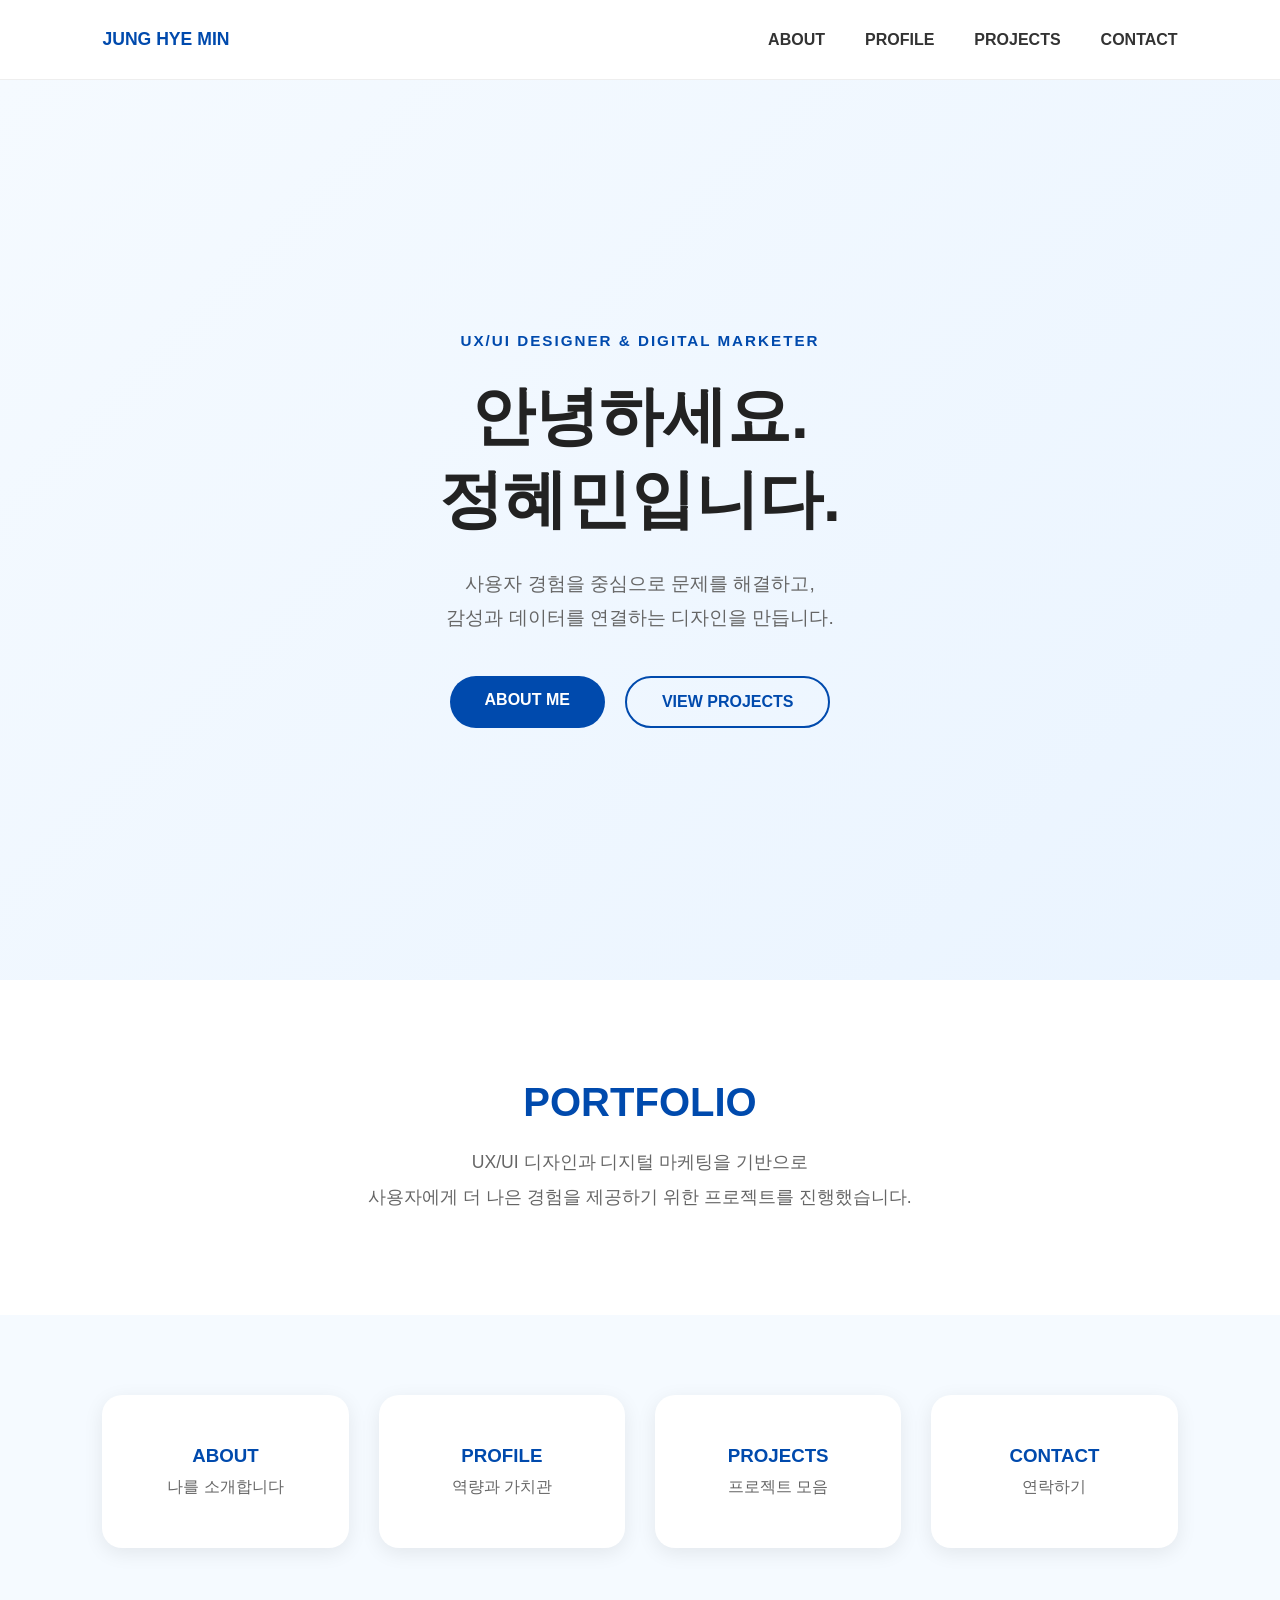
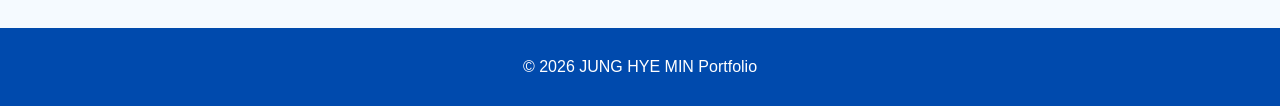
<file: index.html>
<!DOCTYPE html>
<html lang="ko">
<head>
    <meta charset="UTF-8">
    <meta name="viewport" content="width=device-width, initial-scale=1.0">
    <title>포트폴리오</title>
    <link href="css/style.css" rel="stylesheet">
</head>

<body>

<header>

    <div class="logo">
        <a href="index.html">JUNG HYE MIN</a>
    </div>

    <nav>
        <ul>

            <li>
                <a href="aboutme/index.html">ABOUT</a>
            </li>

            <li>
                <a href="profile/index.html">PROFILE</a>
            </li>

            <li>
                <a href="projects/index.html">PROJECTS</a>
            </li>

            <li>
                <a href="contact/index.html">CONTACT</a>
            </li>

        </ul>
    </nav>

</header>

<!-- HERO -->
<!-- HERO -->

<section class="hero">

    <div class="hero-content">

        <span class="sub-title">
            UX/UI DESIGNER & DIGITAL MARKETER
        </span>

        <h1>
            안녕하세요.<br>
            정혜민입니다.
        </h1>

        <p>
            사용자 경험을 중심으로 문제를 해결하고,<br>
            감성과 데이터를 연결하는 디자인을 만듭니다.
        </p>

        <div class="hero-btns">
            <a href="aboutme/index.html" class="btn-primary">
                ABOUT ME
            </a>

            <a href="projects/index.html" class="btn-secondary">
                VIEW PROJECTS
            </a>
        </div>

    </div>

</section>

<!-- INTRO -->

<section class="intro">

    <h2>PORTFOLIO</h2>

    <p>
        UX/UI 디자인과 디지털 마케팅을 기반으로<br>
        사용자에게 더 나은 경험을 제공하기 위한 프로젝트를 진행했습니다.
    </p>

</section>

<!-- QUICK MENU -->

<section class="quick-menu">

    <a href="aboutme/index.html" class="card">
        <h3>ABOUT</h3>
        <p>나를 소개합니다</p>
    </a>

    <a href="profile/index.html" class="card">
        <h3>PROFILE</h3>
        <p>역량과 가치관</p>
    </a>

    <a href="projects/index.html" class="card">
        <h3>PROJECTS</h3>
        <p>프로젝트 모음</p>
    </a>

    <a href="contact/index.html" class="card">
        <h3>CONTACT</h3>
        <p>연락하기</p>
    </a>

</section>

<footer class="footer">
    <p>© 2026 JUNG HYE MIN Portfolio</p>
</footer>
</file>
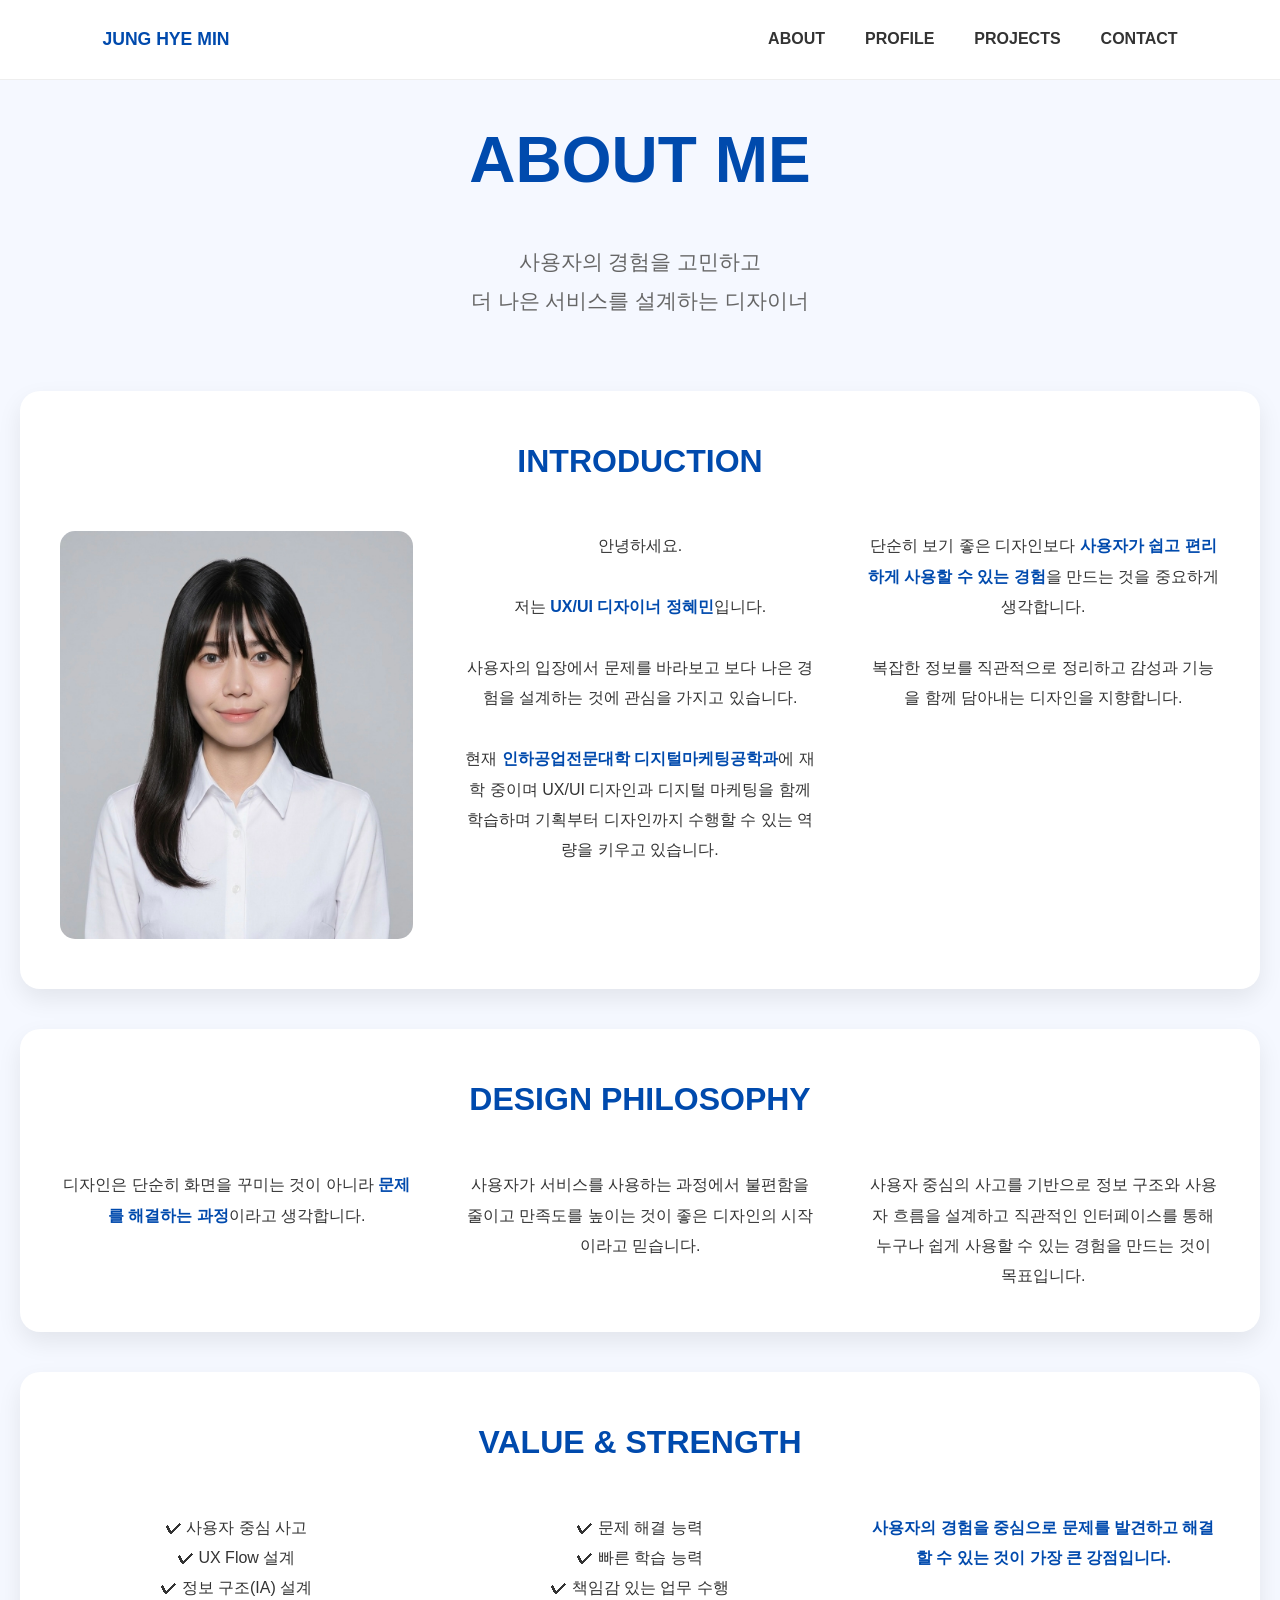
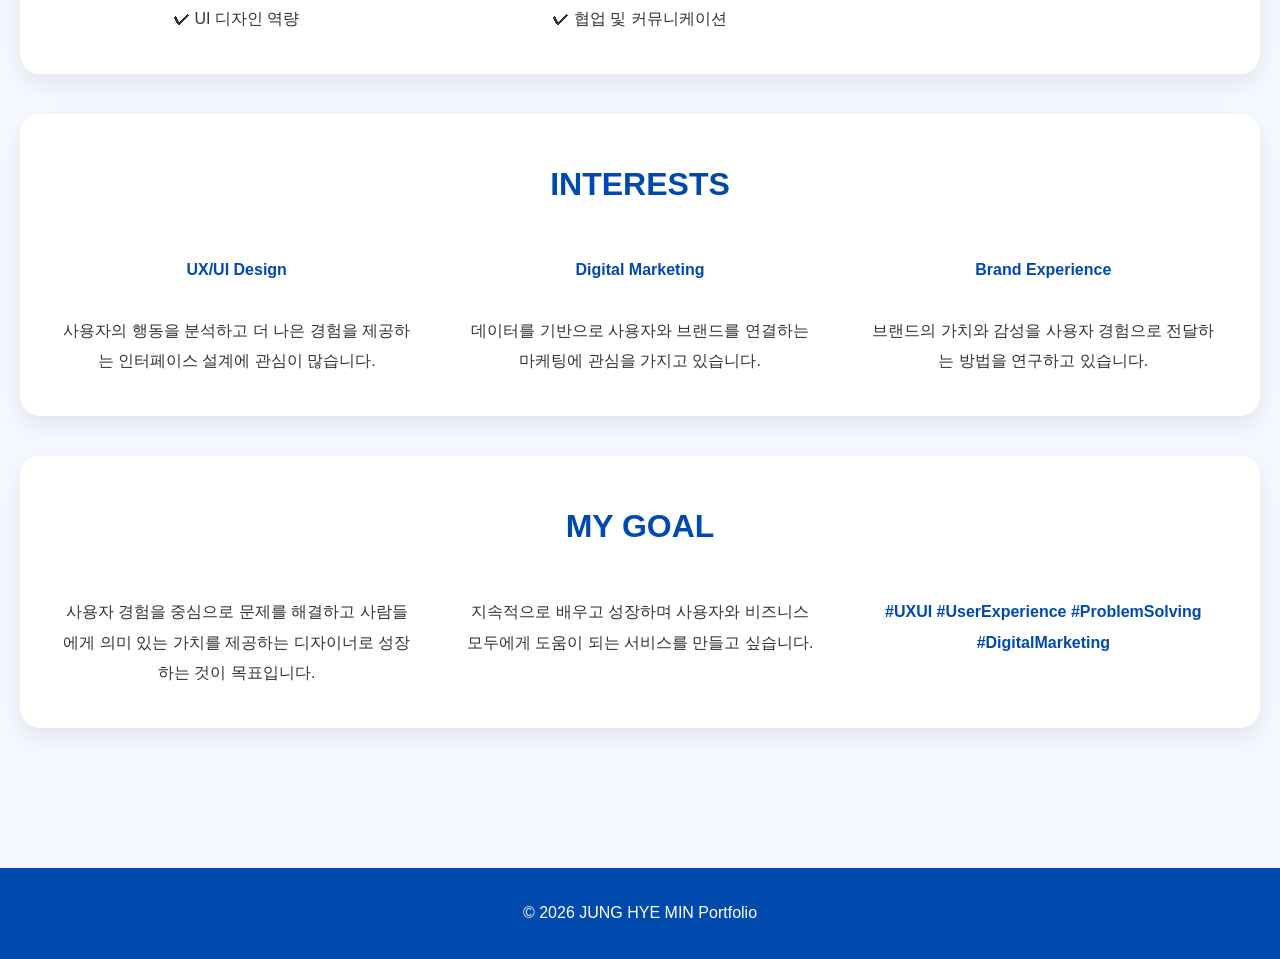
<file: aboutme/index.html>
<!DOCTYPE html>
<html lang="ko">
<head>
<meta charset="UTF-8">
<meta name="viewport" content="width=device-width, initial-scale=1.0">
<title>ABOUT ME</title>

<link rel="stylesheet" href="css/stylr.css">

</head>

<body>

<header>

        <div class="logo">
            <a href="../index.html">JUNG HYE MIN</a>
        </div>

        <nav>
            <ul>
                <li><a href="../aboutme/index.html">ABOUT</a></li>
                <li><a href="../profile/index.html">PROFILE</a></li>
                <li><a href="../projects/index.html">PROJECTS</a></li>
                <li><a href="../contact/index.html">CONTACT</a></li>
            </ul>
        </nav>

    </header>


<div class="container">

<section>

<div class="inner">

<h1>ABOUT ME</h1>

<p class="sub-title">
사용자의 경험을 고민하고<br>
더 나은 서비스를 설계하는 디자이너
</p>

<div class="about-me">

<h2>INTRODUCTION</h2>

<p>
<img src="img/hyemin.jpg" alt="정혜민">
</p>

<p>

안녕하세요.<br><br>

저는 <span class="highlight">UX/UI 디자이너 정혜민</span>입니다.<br><br>

사용자의 입장에서 문제를 바라보고
보다 나은 경험을 설계하는 것에 관심을 가지고 있습니다.

<br><br>

현재 <span class="highlight">인하공업전문대학 디지털마케팅공학과</span>에 재학 중이며
UX/UI 디자인과 디지털 마케팅을 함께 학습하며
기획부터 디자인까지 수행할 수 있는 역량을 키우고 있습니다.

</p>

<p>

단순히 보기 좋은 디자인보다
<span class="highlight">사용자가 쉽고 편리하게 사용할 수 있는 경험</span>을 만드는 것을 중요하게 생각합니다.

<br><br>

복잡한 정보를 직관적으로 정리하고
감성과 기능을 함께 담아내는 디자인을 지향합니다.

</p>

</div>


<div class="about-me">

<h2>DESIGN PHILOSOPHY</h2>

<p>

디자인은 단순히 화면을 꾸미는 것이 아니라

<span class="highlight">문제를 해결하는 과정</span>이라고 생각합니다.

</p>

<p>

사용자가 서비스를 사용하는 과정에서
불편함을 줄이고 만족도를 높이는 것이
좋은 디자인의 시작이라고 믿습니다.

</p>

<p>

사용자 중심의 사고를 기반으로
정보 구조와 사용자 흐름을 설계하고

직관적인 인터페이스를 통해
누구나 쉽게 사용할 수 있는 경험을 만드는 것이 목표입니다.

</p>

</div>


<div class="about-me">

<h2>VALUE & STRENGTH</h2>

<p>

✔ 사용자 중심 사고<br>
✔ UX Flow 설계<br>
✔ 정보 구조(IA) 설계<br>
✔ UI 디자인 역량

</p>

<p>

✔ 문제 해결 능력<br>
✔ 빠른 학습 능력<br>
✔ 책임감 있는 업무 수행<br>
✔ 협업 및 커뮤니케이션

</p>

<p>

<span class="highlight">

사용자의 경험을 중심으로
문제를 발견하고 해결할 수 있는 것이
가장 큰 강점입니다.

</span>

</p>

</div>


<div class="about-me">

<h2>INTERESTS</h2>

<p>

<span class="highlight">UX/UI Design</span>

<br><br>

사용자의 행동을 분석하고
더 나은 경험을 제공하는 인터페이스 설계에 관심이 많습니다.

</p>

<p>

<span class="highlight">Digital Marketing</span>

<br><br>

데이터를 기반으로
사용자와 브랜드를 연결하는 마케팅에 관심을 가지고 있습니다.

</p>

<p>

<span class="highlight">Brand Experience</span>

<br><br>

브랜드의 가치와 감성을
사용자 경험으로 전달하는 방법을 연구하고 있습니다.

</p>

</div>


<div class="about-me">

<h2>MY GOAL</h2>

<p>

사용자 경험을 중심으로 문제를 해결하고

사람들에게 의미 있는 가치를 제공하는
디자이너로 성장하는 것이 목표입니다.

</p>

<p>

지속적으로 배우고 성장하며

사용자와 비즈니스 모두에게 도움이 되는
서비스를 만들고 싶습니다.

</p>

<p>

<span class="highlight">

#UXUI
#UserExperience
#ProblemSolving
#DigitalMarketing

</span>

</p>

</div>

</div>

</section>

</div>

<footer class="footer">
    <p>© 2026 JUNG HYE MIN Portfolio</p>
</footer>

</body>
</html>
</file>
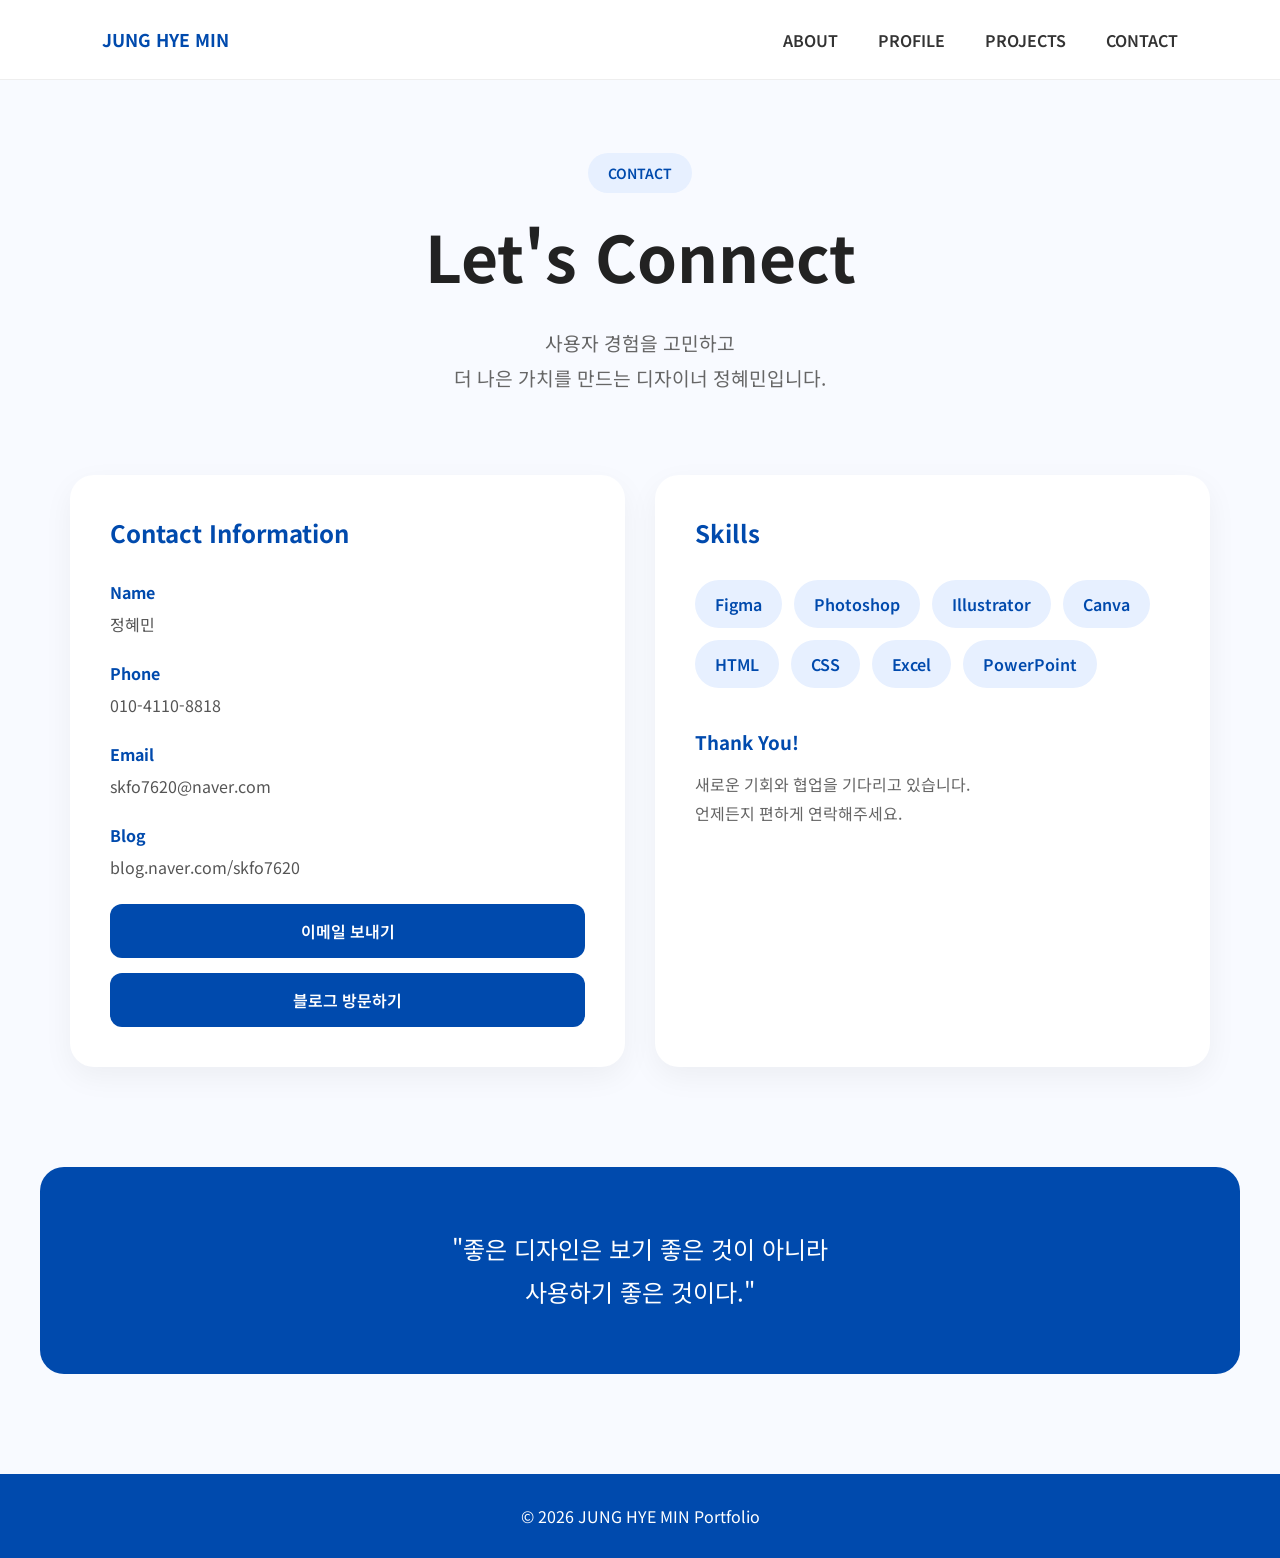
<file: contact/index.html>
<!DOCTYPE html>
<html lang="ko">

<head>
    <meta charset="UTF-8">
    <meta name="viewport" content="width=device-width, initial-scale=1.0">
    <title>CONTACT</title>

    <link rel="stylesheet" href="css/style.css">

    <link href="https://fonts.googleapis.com/css2?family=Noto+Sans+KR:wght@300;400;500;700&display=swap"
        rel="stylesheet">
</head>

<body>

    <header>

        <div class="logo">
            <a href="../index.html">JUNG HYE MIN</a>
        </div>

        <nav>
            <ul>
                <li><a href="../aboutme/index.html">ABOUT</a></li>
                <li><a href="../profile/index.html">PROFILE</a></li>
                <li><a href="../projects/index.html">PROJECTS</a></li>
                <li><a href="../contact/index.html">CONTACT</a></li>
            </ul>
        </nav>

    </header>

    <section class="hero">

        <span class="badge">CONTACT</span>

        <h1>Let's Connect</h1>

        <p>
            사용자 경험을 고민하고<br>
            더 나은 가치를 만드는 디자이너 정혜민입니다.
        </p>

    </section>

    <section class="contact-wrap">

        <!-- 왼쪽 카드 -->

        <div class="contact-card">

            <h2>Contact Information</h2>

            <div class="info-item">
                <h4>Name</h4>
                <p>정혜민</p>
            </div>

            <div class="info-item">
                <h4>Phone</h4>
                <p>010-4110-8818</p>
            </div>

            <div class="info-item">
                <h4>Email</h4>
                <p>skfo7620@naver.com</p>
            </div>

            <div class="info-item">
                <h4>Blog</h4>
                <p>blog.naver.com/skfo7620</p>
            </div>

            <a href="mailto:skfo7620@naver.com?subject=포트폴리오 문의"
                class="mail-btn">
                이메일 보내기
            </a>

            <a href="https://blog.naver.com/skfo7620"
                target="_blank"
                class="blog-btn">
                블로그 방문하기
            </a>

        </div>

        <!-- 오른쪽 카드 -->

        <div class="contact-card">

            <h2>Skills</h2>

            <div class="skill-wrap">

                <span>Figma</span>
                <span>Photoshop</span>
                <span>Illustrator</span>
                <span>Canva</span>
                <span>HTML</span>
                <span>CSS</span>
                <span>Excel</span>
                <span>PowerPoint</span>

            </div>

            <div class="message">

                <h3>Thank You!</h3>

                <p>
                    새로운 기회와 협업을 기다리고 있습니다.<br>
                    언제든지 편하게 연락해주세요.
                </p>

            </div>

        </div>

    </section>

    <section class="quote">

        <h2>
            "좋은 디자인은 보기 좋은 것이 아니라<br>
            사용하기 좋은 것이다."
        </h2>

    </section>

<footer class="footer">
    <p>© 2026 JUNG HYE MIN Portfolio</p>
</footer>

</body>

</html>
</file>
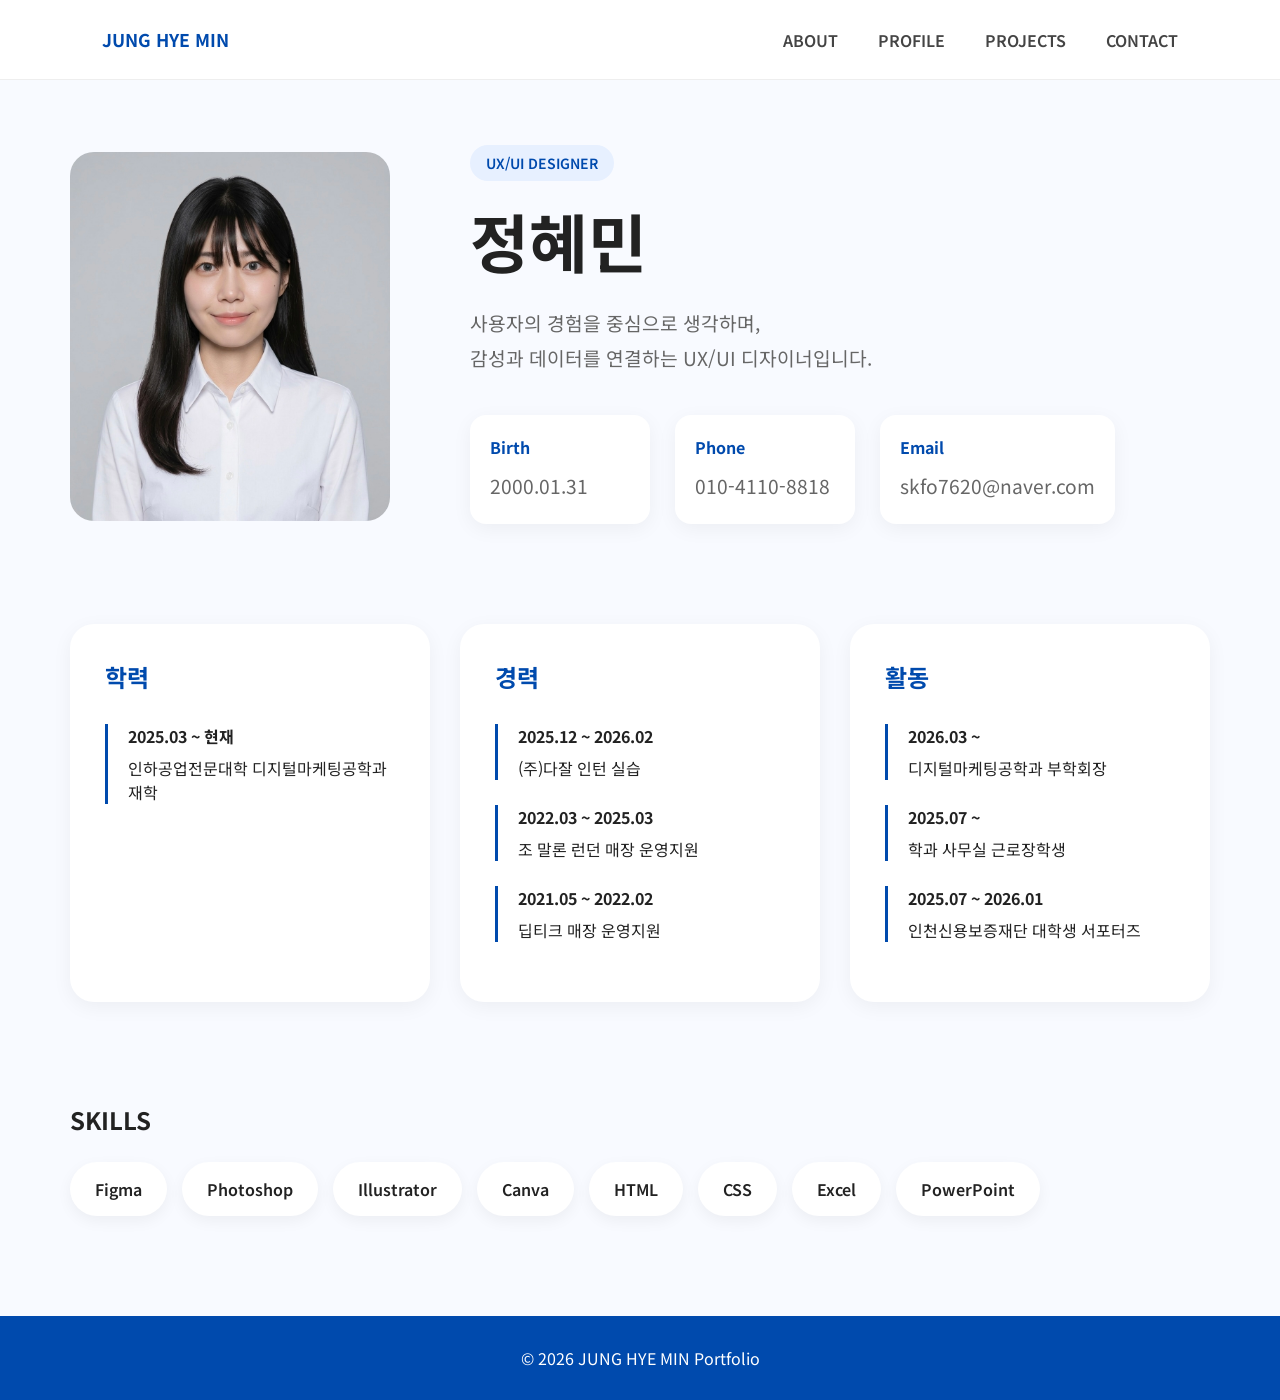
<file: profile/index.html>
<!DOCTYPE html>
<html lang="ko">
<head>
<meta charset="UTF-8">
<meta name="viewport" content="width=device-width, initial-scale=1.0">
<title>PROFILE</title>

<link rel="stylesheet" href="css/style.css">
<link rel="preconnect" href="https://fonts.googleapis.com">
<link href="https://fonts.googleapis.com/css2?family=Noto+Sans+KR:wght@300;400;500;700&display=swap" rel="stylesheet">
</head>

<body>

<header>
    <div class="logo">
        <a href="../index.html">JUNG HYE MIN</a>
    </div>

    <nav>
        <ul>
            <li><a href="../aboutme/index.html">ABOUT</a></li>
            <li><a href="../profile/index.html">PROFILE</a></li>
            <li><a href="../projects/index.html">PROJECTS</a></li>
            <li><a href="../contact/index.html">CONTACT</a></li>
        </ul>
    </nav>
</header>

<main>

<section class="profile-top">

    <div class="photo">
        <img src="img/hyemin.jpg" alt="정혜민">
    </div>

    <div class="intro">

        <span class="badge">UX/UI DESIGNER</span>

        <h1>정혜민</h1>

        <p>
            사용자의 경험을 중심으로 생각하며,<br>
            감성과 데이터를 연결하는 UX/UI 디자이너입니다.
        </p>

        <div class="info">
            <div>
                <h4>Birth</h4>
                <p>2000.01.31</p>
            </div>

            <div>
                <h4>Phone</h4>
                <p>010-4110-8818</p>
            </div>

            <div>
                <h4>Email</h4>
                <p>skfo7620@naver.com</p>
            </div>
        </div>

    </div>

</section>

<section class="timeline">

    <div class="timeline-box">

        <h2>학력</h2>

        <div class="item">
            <span>2025.03 ~ 현재</span>
            <p>인하공업전문대학 디지털마케팅공학과 재학</p>
        </div>

    </div>

    <div class="timeline-box">

        <h2>경력</h2>

        <div class="item">
            <span>2025.12 ~ 2026.02</span>
            <p>(주)다잘 인턴 실습</p>
        </div>

        <div class="item">
            <span>2022.03 ~ 2025.03</span>
            <p>조 말론 런던 매장 운영지원</p>
        </div>

        <div class="item">
            <span>2021.05 ~ 2022.02</span>
            <p>딥티크 매장 운영지원</p>
        </div>

    </div>

    <div class="timeline-box">

        <h2>활동</h2>

        <div class="item">
            <span>2026.03 ~</span>
            <p>디지털마케팅공학과 부학회장</p>
        </div>

        <div class="item">
            <span>2025.07 ~</span>
            <p>학과 사무실 근로장학생</p>
        </div>

        <div class="item">
            <span>2025.07 ~ 2026.01</span>
            <p>인천신용보증재단 대학생 서포터즈</p>
        </div>

    </div>

</section>

<section class="skills">

    <h2>SKILLS</h2>

    <div class="skill-wrap">
        <span>Figma</span>
        <span>Photoshop</span>
        <span>Illustrator</span>
        <span>Canva</span>
        <span>HTML</span>
        <span>CSS</span>
        <span>Excel</span>
        <span>PowerPoint</span>
    </div>

</section>

</main>

<footer class="footer">
    <p>© 2026 JUNG HYE MIN Portfolio</p>
</footer>

</body>
</html>
</file>
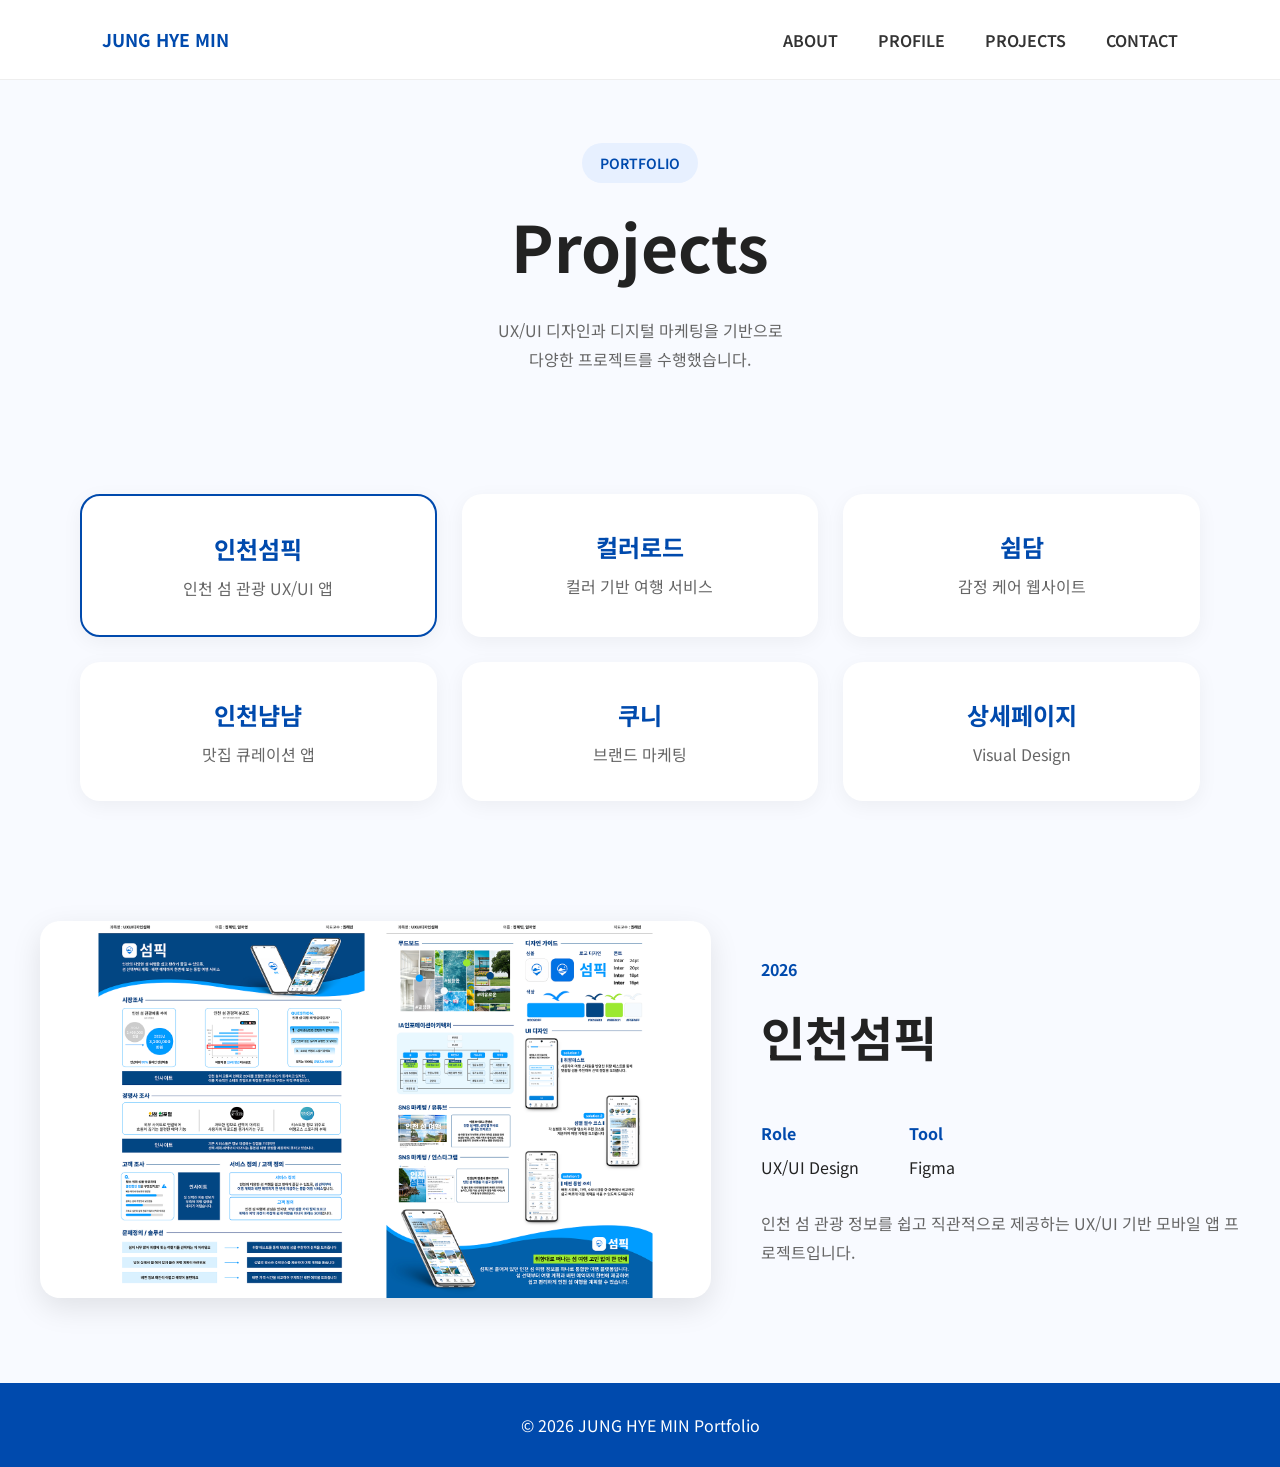
<file: projects/index.html>
<!DOCTYPE html>
<html lang="ko">
<head>
<meta charset="UTF-8">
<meta name="viewport" content="width=device-width, initial-scale=1.0">

<title>PROJECTS</title>

<link rel="stylesheet" href="css/style.css">

<link href="https://fonts.googleapis.com/css2?family=Noto+Sans+KR:wght@300;400;500;700&display=swap" rel="stylesheet">
</head>

<body>

<header>

    <div class="logo">
        <a href="../index.html">JUNG HYE MIN</a>
    </div>

    <nav>
        <ul>
            <li><a href="../aboutme/index.html">ABOUT</a></li>
            <li><a href="../profile/index.html">PROFILE</a></li>
            <li><a href="../projects/index.html">PROJECTS</a></li>
            <li><a href="../contact/index.html">CONTACT</a></li>
        </ul>
    </nav>

</header>

<section class="hero">

    <span class="badge">PORTFOLIO</span>

    <h1>Projects</h1>

    <p>
        UX/UI 디자인과 디지털 마케팅을 기반으로<br>
        다양한 프로젝트를 수행했습니다.
    </p>

</section>

<!-- 프로젝트 카드 -->

<section class="project-grid">

<div class="project-card active"
data-title="인천섬픽"
data-image="img/pro1.png"
data-role="UX/UI Design"
data-tool="Figma"
data-period="2026"
data-desc="인천 섬 관광 정보를 쉽고 직관적으로 제공하는 UX/UI 기반 모바일 앱 프로젝트입니다.">

<h2>인천섬픽</h2>
<p>인천 섬 관광 UX/UI 앱</p>

</div>

<div class="project-card"
data-title="컬러로드"
data-image="img/pro2.png"
data-role="UX/UI Design"
data-tool="Figma"
data-period="2026"
data-desc="색을 기준으로 여행지를 추천하는 감성 여행 서비스입니다.">

<h2>컬러로드</h2>
<p>컬러 기반 여행 서비스</p>

</div>

<div class="project-card"
data-title="쉼담"
data-image="img/pro3.png"
data-role="UX/UI Design"
data-tool="Figma · Canva"
data-period="2025"
data-desc="감정 케어와 마음챙김을 위한 웹사이트 프로젝트입니다.">

<h2>쉼담</h2>
<p>감정 케어 웹사이트</p>

</div>

<div class="project-card"
data-title="인천냠냠"
data-image="img/pro4.png"
data-role="UX/UI Design"
data-tool="Figma"
data-period="2025"
data-desc="사용자 취향에 맞는 인천 맛집을 추천하는 모바일 앱입니다.">

<h2>인천냠냠</h2>
<p>맛집 큐레이션 앱</p>

</div>

<div class="project-card"
data-title="쿠니"
data-image="img/pro5.png"
data-role="Marketing"
data-tool="Canva · Photoshop"
data-period="2025"
data-desc="샴푸바 신제품 개발 및 마케팅 전략 프로젝트입니다.">

<h2>쿠니</h2>
<p>브랜드 마케팅</p>

</div>

<div class="project-card"
data-title="상세페이지 디자인"
data-image="img/pro6.png"
data-role="Visual Design"
data-tool="Photoshop"
data-period="2025~2026"
data-desc="건강기능식품 및 화장품 상세페이지 제작 프로젝트입니다.">

<h2>상세페이지</h2>
<p>Visual Design</p>

</div>

</section>

<!-- 상세 영역 -->

<section class="detail-section">

<div class="detail-image">

<img
id="projectImage"
src="img/pro1.png"
alt="프로젝트 이미지">

</div>

<div class="detail-info">

<span id="projectPeriod">2026</span>

<h2 id="projectTitle">
인천섬픽
</h2>

<div class="meta">

<div>
<h4>Role</h4>
<p id="projectRole">UX/UI Design</p>
</div>

<div>
<h4>Tool</h4>
<p id="projectTool">Figma</p>
</div>

</div>

<p id="projectDesc">
인천 섬 관광 정보를 쉽고 직관적으로 제공하는 UX/UI 기반 모바일 앱 프로젝트입니다.
</p>

</div>

</section>

<script>

const cards = document.querySelectorAll('.project-card');

cards.forEach(card => {

card.addEventListener('click',()=>{

cards.forEach(c=>{
c.classList.remove('active');
});

card.classList.add('active');

document.getElementById('projectImage').src =
card.dataset.image;

document.getElementById('projectTitle').textContent =
card.dataset.title;

document.getElementById('projectRole').textContent =
card.dataset.role;

document.getElementById('projectTool').textContent =
card.dataset.tool;

document.getElementById('projectPeriod').textContent =
card.dataset.period;

document.getElementById('projectDesc').textContent =
card.dataset.desc;

});

});

</script>

<footer class="footer">
    <p>© 2026 JUNG HYE MIN Portfolio</p>
</footer>

</body>
</html>
</file>
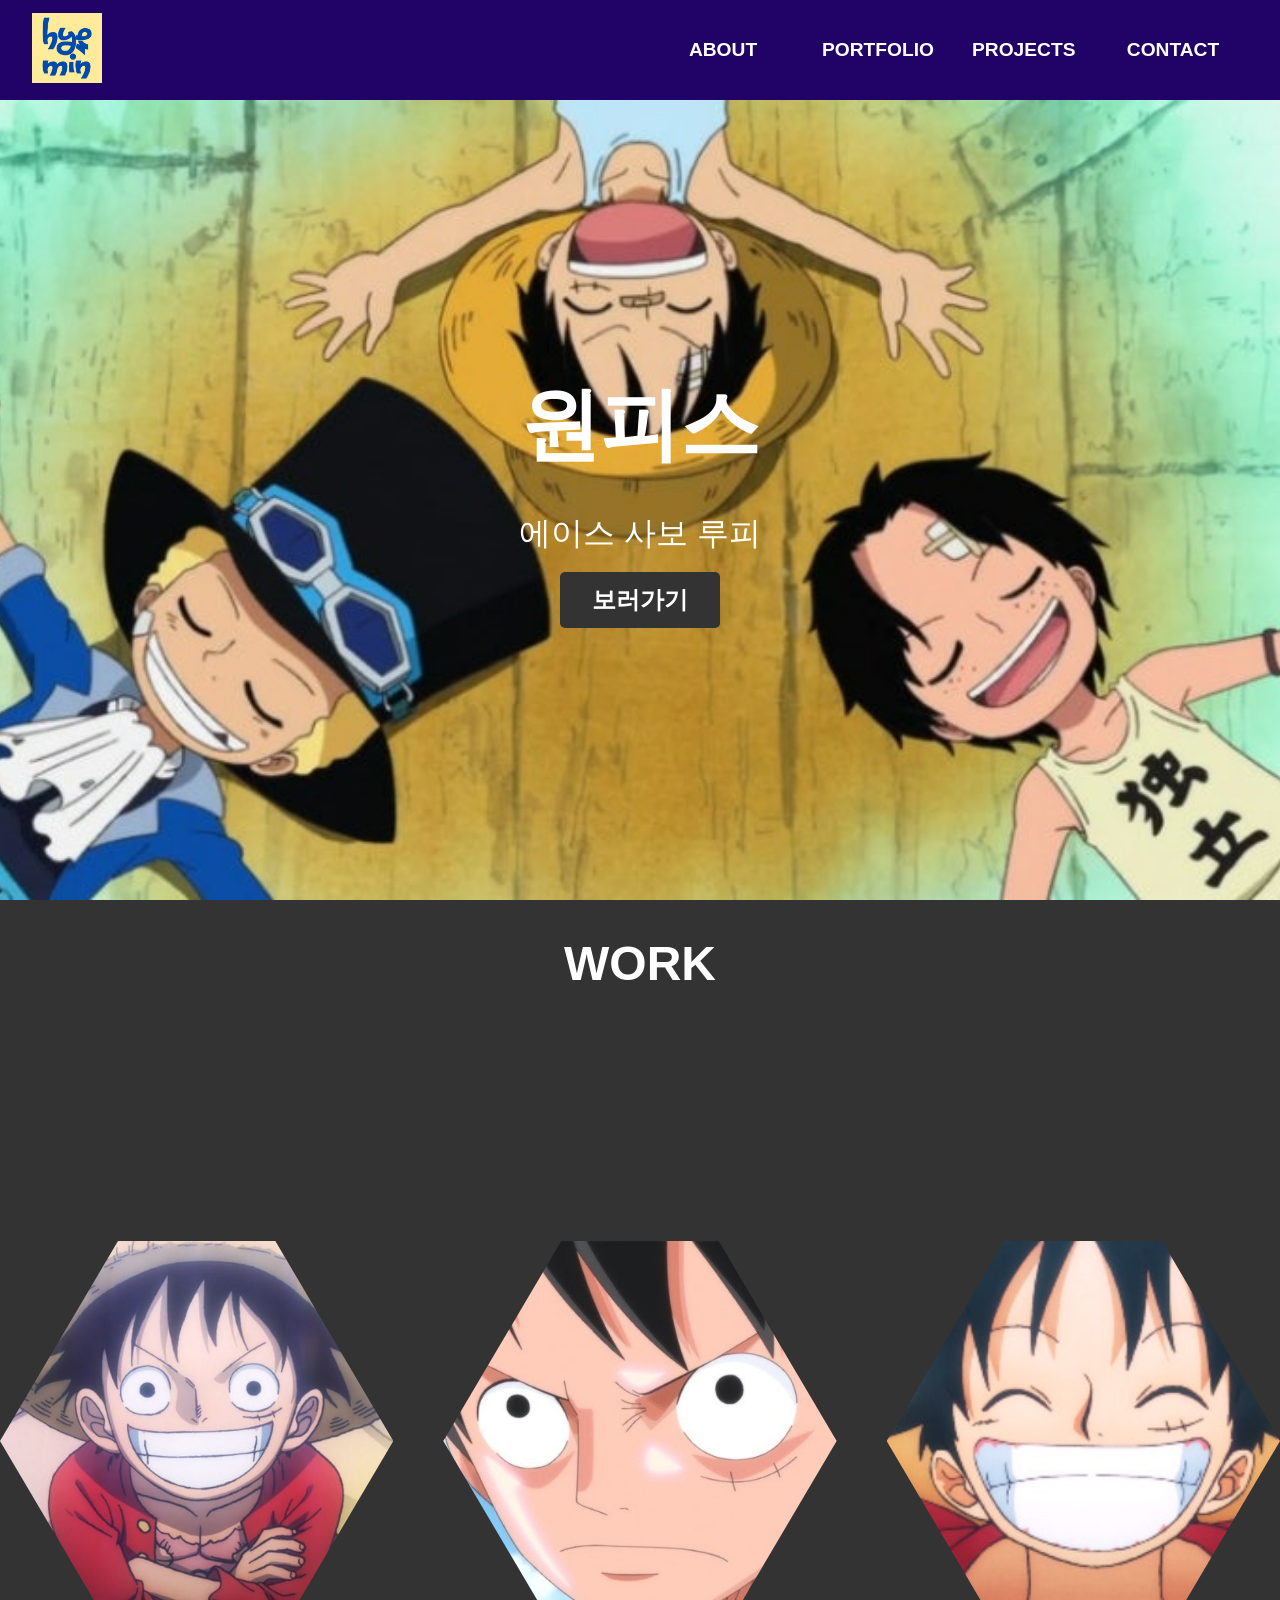
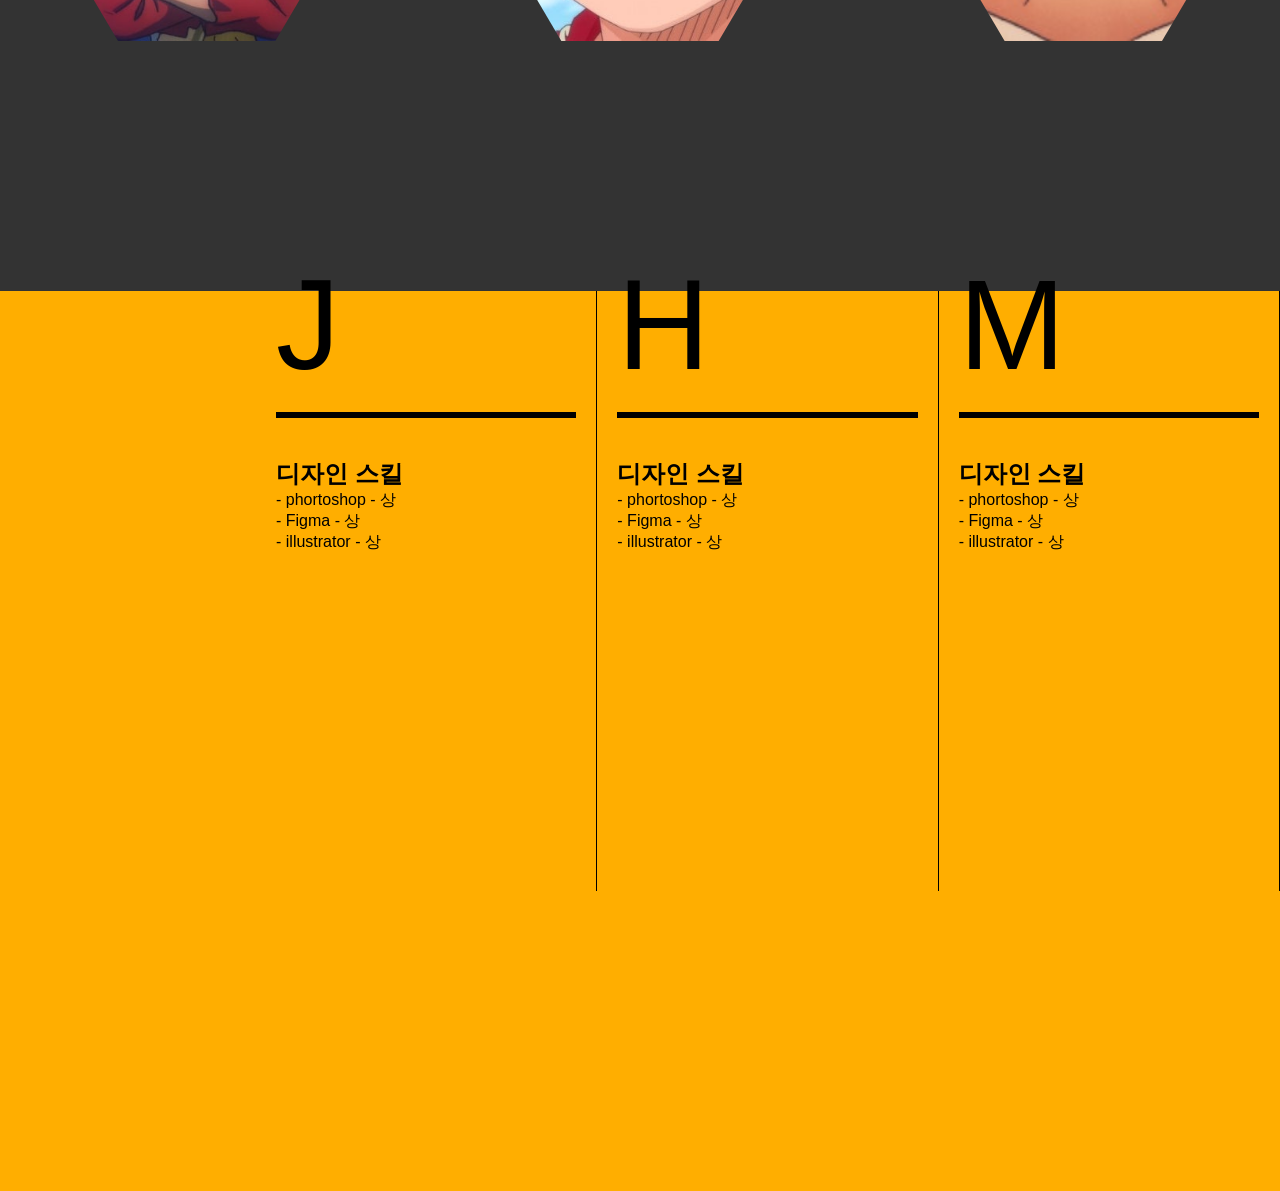
<file: aboutme/img/portfolio/main.html>
<!DOCTYPE html>
<html lang="ko">
<head>
    <meta charset="UTF-8">
    <meta name="viewport" content="width=device-width, initial-scale=1.0">
    <title>포트폴리오</title>
    <link href="css/style.css" rel="stylesheet">
</head>

<body>

<header>
    <div class="logo">
        <img src="img/HYE MIN.png" alt="로고">
    </div>

    <nav class="navbar">
        <ul class="menu">
            <li class="menu-item"><a href="#">ABOUT</a></li>

            <li class="menu-item">
                <a href="#">PORTFOLIO</a>
                <ul class="submenu">
                    <li><a href="#">book</a></li>
                    <li><a href="#">exhibition</a></li>
                    <li><a href="#">poster</a></li>
                    <li><a href="#">project</a></li>
                </ul>
            </li>

            <li class="menu-item"><a href="#">PROJECTS</a></li>
            <li class="menu-item"><a href="#">CONTACT</a></li>
        </ul>
    </nav>
</header>

<!-- HERO -->
<section class="hero">
    <div class="hero-content">
        <h1>원피스</h1>
        <p>에이스 사보 루피</p>
        <button class="cta-btn">보러가기</button>
    </div>
</section>

<!-- WORK -->
<section class="t_work">
    <h1>WORK</h1>

    <div class="work">

        <div class="hexa">
            <div class="shape">
                <div class="cap">
                    <div>
                        <h3>루피</h3>
                        <p>고무인간</p>
                    </div>
                </div>
                <img src="img/다운로드 (3).jpg" alt="루피1">
            </div>
        </div>

        <div class="hexa">
            <div class="shape">
                <div class="cap">
                    <div>
                        <h3>루피</h3>
                        <p>고무인간</p>
                    </div>
                </div>
                <img src="img/다운로드 (4).jpg" alt="루피2">
            </div>
        </div>

        <div class="hexa">
            <div class="shape">
                <div class="cap">
                    <div>
                        <h3>루피</h3>
                        <p>고무인간</p>
                    </div>
                </div>
                <img src="img/다운로드1.jpg" alt="루피3">
            </div>
        </div>

    </div>
</section>


<!-- about -->

<section>
    <div class="section-inner">
        <div class="accordian-content">
            <div class="focus"></div>
            <ul class="accordian">

                <li><div class="number">J</div>
                <div class="info">
                    <h2>디자인 스킬</h2>
                    <p>
                        - phortoshop - 상 <br>
                        - Figma - 상 <br>
                        - illustrator - 상
                    </p>
                </div>
                </li>

                <li><div class="number">H</div>
                <div class="info">
                    <h2>디자인 스킬</h2>
                    <p>
                        - phortoshop - 상 <br>
                        - Figma - 상 <br>
                        - illustrator - 상
                    </p>
                </div>
                </li>

                <li><div class="number">M</div>
                <div class="info">
                    <h2>디자인 스킬</h2>
                    <p>
                        - phortoshop - 상 <br>
                        - Figma - 상 <br>
                        - illustrator - 상
                    </p>
                </div>
                </li>
            
            </ul>
        </div>
    </div>
</section>

</body>
</html>
</file>
<file: css/style.css>
@charset "utf-8";

/* reset */
*{
margin: 0;
padding: 0;
list-style: none;
box-sizing: border-box;
}

body{
background-color:#004aad;
font-family:"Noto Sans KR",sans-serif;
padding-top:80px;
}


/* header */
/* ==========================
HEADER
========================== */

header{
position:fixed;
top:0;
left:0;
width:100%;
height:80px;

display:flex;
justify-content:space-between;
align-items:center;

padding:0 8%;

background:white;
border-bottom:1px solid #eee;

z-index:999;
}

.logo a{
text-decoration:none;
color:#004aad;
font-weight:700;
font-size:1.1rem;
}

nav ul{
display:flex;
gap:40px;
list-style:none;
}

nav a{
text-decoration:none;
color:#333;
font-weight:600;
transition:.3s;
}

nav a:hover{
color:#004aad;
}

/* HERO */

.hero{
    min-height:100vh;
    display:flex;
    justify-content:center;
    align-items:center;
    text-align:center;

    background:linear-gradient(
        135deg,
        #F5FAFF 0%,
        #EAF4FF 100%
    );

    padding:120px 20px;
}

.hero-content{
    max-width:800px;
}

.sub-title{
    color:#004aad;
    font-weight:700;
    letter-spacing:2px;
    font-size:0.95rem;
}

.hero h1{
    font-size:4rem;
    color:#222;
    margin:25px 0;
    line-height:1.3;
}

.hero p{
    font-size:1.2rem;
    color:#666;
    line-height:1.8;
    margin-bottom:40px;
}

.hero-btns{
    display:flex;
    justify-content:center;
    gap:20px;
    flex-wrap:wrap;
}

.btn-primary,
.btn-secondary{
    text-decoration:none;
    padding:15px 35px;
    border-radius:50px;
    font-weight:600;
    transition:.3s;
}

.btn-primary{
    background:#004aad;
    color:white;
}

.btn-primary:hover{
    transform:translateY(-5px);
}

.btn-secondary{
    border:2px solid #004aad;
    color:#004aad;
}

.btn-secondary:hover{
    background:#004aad;
    color:white;
}

/* INTRO */

.intro{
    text-align:center;
    padding:100px 20px;
    background:white;
}

.intro h2{
    color:#004aad;
    font-size:2.5rem;
    margin-bottom:20px;
}

.intro p{
    color:#666;
    font-size:1.1rem;
    line-height:2;
}

/* QUICK MENU */

.quick-menu{
    display:grid;
    grid-template-columns:repeat(4,1fr);
    gap:30px;

    padding:80px 8%;
    background:#F5FAFF;
}

.card{
    text-decoration:none;
    text-align:center;

    background:white;
    padding:50px 30px;

    border-radius:20px;

    box-shadow:0 5px 20px rgba(0,0,0,0.08);

    transition:.3s;
}

.card:hover{
    transform:translateY(-10px);
}

.card h3{
    color:#004aad;
    margin-bottom:10px;
}

.card p{
    color:#666;
}

/* FOOTER */

.footer{
    background:#004aad;
    color:white;
    text-align:center;
    padding:30px;
}

/* 반응형 */

@media(max-width:768px){

    .hero h1{
        font-size:2.5rem;
    }

    .quick-menu{
        grid-template-columns:1fr;
    }

}
</file>
<file: aboutme/css/stylr.css>
@charset "utf-8";

*{
margin:0;
padding:0;
box-sizing:border-box;
font-family:"Noto Sans KR", sans-serif;
}

body{
background:#f5f8ff;
color:#333;
line-height:1.9;
}

/* HEADER */

header{
position:fixed;
top:0;
left:0;
width:100%;
height:80px;

display:flex;
justify-content:space-between;
align-items:center;

padding:0 8%;

background:white;
border-bottom:1px solid #eee;

z-index:999;
}

.logo a{
text-decoration:none;
color:#004aad;
font-weight:700;
font-size:1.1rem;
}

nav ul{
display:flex;
list-style:none;
gap:40px;
}

nav a{
text-decoration:none;
color:#333;
font-weight:600;
}

nav a:hover{
color:#004aad;
}

/* CONTENT */

.inner{
max-width:1300px;
margin:auto;
padding:100px 20px;
}

h1{
font-size:4rem;
text-align:center;
color:#004AAD;
margin-bottom:20px;
}

.sub-title{
text-align:center;
font-size:1.3rem;
color:#666;
margin-bottom:70px;
}

.about-me{
background:white;

padding:40px;
margin-bottom:40px;

border-radius:20px;

column-count:3;
column-gap:50px;

box-shadow:0 10px 25px rgba(0,0,0,.08);

text-align:center;
}

.about-me h2{
column-span:all;

font-size:2rem;

margin-bottom:40px;

color:#004AAD;
}

.about-me img{
width:100%;
border-radius:15px;
}

.about-me p{
break-inside:avoid;
font-size:1rem;
}

.highlight{
color:#004AAD;
font-weight:700;
}

/* 모바일 */

@media(max-width:1024px){

.about-me{
column-count:2;
}

h1{
font-size:3rem;
}

}

@media(max-width:768px){

.about-me{
column-count:1;
}

h1{
font-size:2.5rem;
}

.sub-title{
font-size:1rem;
}

header{
flex-direction:column;
height:auto;
padding:20px;
}

.menu{
margin-top:15px;
gap:20px;
}

}

.footer{
    background:#004aad;
    color:white;
    text-align:center;
    padding:30px;
}
</file>
<file: contact/css/style.css>
@charset "utf-8";

*{
margin:0;
padding:0;
box-sizing:border-box;
font-family:'Noto Sans KR',sans-serif;
}

body{
background:#f8faff;
color:#222;
}

/* HEADER */

header{
position:fixed;
top:0;
left:0;
width:100%;
height:80px;

display:flex;
justify-content:space-between;
align-items:center;

padding:0 8%;

background:white;
border-bottom:1px solid #eee;

z-index:999;
}

.logo a{
text-decoration:none;
color:#004aad;
font-weight:700;
font-size:1.1rem;
}

nav ul{
display:flex;
list-style:none;
gap:40px;
}

nav a{
text-decoration:none;
color:#333;
font-weight:600;
}

nav a:hover{
color:#004aad;
}

/* HERO */

.hero{
padding-top:160px;
text-align:center;
}

.badge{
background:#e7f0ff;
color:#004aad;

padding:10px 20px;

border-radius:50px;

font-size:14px;
font-weight:600;
}

.hero h1{
font-size:4rem;
margin:25px 0;
}

.hero p{
font-size:1.2rem;
line-height:1.8;
color:#666;
}

/* CONTACT */

.contact-wrap{

max-width:1200px;

margin:80px auto;

padding:0 30px;

display:grid;

grid-template-columns:1fr 1fr;

gap:30px;
}

.contact-card{

background:white;

padding:40px;

border-radius:24px;

box-shadow:0 10px 30px rgba(0,0,0,.05);
}

.contact-card h2{

margin-bottom:30px;

color:#004aad;
}

.info-item{

margin-bottom:25px;
}

.info-item h4{

margin-bottom:8px;

color:#004aad;
}

.info-item p{

color:#555;
}

/* 버튼 */

.mail-btn,
.blog-btn{

display:block;

text-align:center;

padding:15px;

margin-top:15px;

background:#004aad;

color:white;

text-decoration:none;

border-radius:12px;

font-weight:600;

transition:.3s;
}

.mail-btn:hover,
.blog-btn:hover{

background:#0066e0;

transform:translateY(-3px);
}

/* 스킬 */

.skill-wrap{

display:flex;
flex-wrap:wrap;

gap:12px;

margin-bottom:40px;
}

.skill-wrap span{

background:#e7f0ff;

padding:12px 20px;

border-radius:50px;

font-weight:600;

color:#004aad;
}

.message h3{

margin-bottom:15px;

color:#004aad;
}

.message p{

line-height:1.8;

color:#666;
}

/* QUOTE */

.quote{

max-width:1200px;

margin:100px auto;

padding:60px;

text-align:center;

background:#004aad;

border-radius:24px;

color:white;
}

.quote h2{

font-weight:400;

line-height:1.8;
}

/* FOOTER */

footer{

padding:50px 0;

text-align:center;

color:#888;
}

/* TABLET */

@media(max-width:1024px){

.contact-wrap{

grid-template-columns:1fr;
}
}

/* MOBILE */

@media(max-width:768px){

.hero h1{
font-size:2.5rem;
}

nav ul{
gap:15px;
}

nav a{
font-size:14px;
}
}

.footer{
    background:#004aad;
    color:white;
    text-align:center;
    padding:30px;
}
</file>
<file: profile/css/style.css>
*{
margin:0;
padding:0;
box-sizing:border-box;
font-family:'Noto Sans KR',sans-serif;
}

body{
background:#f8faff;
color:#222;
}

/* HEADER */

header{
position:fixed;
top:0;
left:0;
width:100%;
height:80px;

display:flex;
justify-content:space-between;
align-items:center;

padding:0 8%;

background:white;
border-bottom:1px solid #eee;

z-index:999;
}

.logo a{
text-decoration:none;
font-weight:700;
font-size:1.1rem;
color:#004aad;
}

nav ul{
display:flex;
gap:40px;
list-style:none;
}

nav a{
text-decoration:none;
color:#444;
font-weight:600;
}

nav a:hover{
color:#004aad;
}

/* TOP */

.profile-top{
max-width:1200px;
margin:auto;

padding:150px 30px 100px;

display:flex;
align-items:center;
gap:80px;
}

.photo{
width:320px;
flex-shrink:0;
}

.photo img{
width:100%;
border-radius:24px;
display:block;
}

.badge{
background:#e7f0ff;
color:#004aad;

padding:8px 16px;

border-radius:30px;
font-size:14px;
font-weight:600;
}

.intro h1{
font-size:4rem;
margin:20px 0;
}

.intro p{
font-size:1.2rem;
line-height:1.8;
color:#666;
}

.info{
display:flex;
gap:25px;
margin-top:40px;
flex-wrap:wrap;
}

.info div{
background:white;
padding:20px;
border-radius:16px;
min-width:180px;
box-shadow:0 5px 20px rgba(0,0,0,.05);
}

.info h4{
color:#004aad;
margin-bottom:10px;
}

/* TIMELINE */

.timeline{
max-width:1200px;
margin:auto;
padding:0 30px;

display:grid;
grid-template-columns:repeat(3,1fr);
gap:30px;
}

.timeline-box{
background:white;
padding:35px;
border-radius:24px;

box-shadow:0 5px 20px rgba(0,0,0,.05);
}

.timeline-box h2{
margin-bottom:30px;
color:#004aad;
}

.item{
padding-left:20px;
border-left:3px solid #004aad;
margin-bottom:25px;
}

.item span{
font-weight:700;
display:block;
margin-bottom:8px;
}

/* SKILLS */

.skills{
max-width:1200px;
margin:100px auto;
padding:0 30px;
}

.skills h2{
margin-bottom:25px;
}

.skill-wrap{
display:flex;
flex-wrap:wrap;
gap:15px;
}

.skill-wrap span{
background:white;
padding:15px 25px;
border-radius:50px;
font-weight:600;

box-shadow:0 5px 15px rgba(0,0,0,.05);
}

/* MOBILE */

@media(max-width:900px){

.profile-top{
flex-direction:column;
text-align:center;
}

.timeline{
grid-template-columns:1fr;
}
}

.footer{
    background:#004aad;
    color:white;
    text-align:center;
    padding:30px;
}
</file>
<file: projects/css/style.css>
*{
margin:0;
padding:0;
box-sizing:border-box;
font-family:'Noto Sans KR',sans-serif;
}

body{
background:#f8faff;
color:#222;
}

/* HEADER */

header{
position:fixed;
top:0;
left:0;
width:100%;
height:80px;

display:flex;
justify-content:space-between;
align-items:center;

padding:0 8%;

background:white;
border-bottom:1px solid #eee;

z-index:999;
}

.logo a{
text-decoration:none;
color:#004aad;
font-weight:700;
font-size:1.1rem;
}

nav ul{
display:flex;
gap:40px;
list-style:none;
}

nav a{
text-decoration:none;
color:#333;
font-weight:600;
}

nav a:hover{
color:#004aad;
}

/* HERO */

.hero{
padding:150px 20px 80px;
text-align:center;
}

.badge{
background:#e7f0ff;
color:#004aad;
padding:10px 18px;
border-radius:50px;
font-size:14px;
font-weight:600;
}

.hero h1{
font-size:4rem;
margin:25px 0;
}

.hero p{
color:#666;
line-height:1.8;
}

/* 카드 */

.project-grid{

max-width:1200px;

margin:auto;

padding:40px;

display:grid;

grid-template-columns:repeat(3,1fr);

gap:25px;
}

.project-card{

background:white;

padding:35px;

border-radius:20px;

cursor:pointer;

text-align:center;

transition:.3s;

box-shadow:
0 5px 20px rgba(0,0,0,.05);
}

.project-card:hover{

transform:translateY(-8px);
}

.project-card.active{

border:2px solid #004aad;
}

.project-card h2{

margin-bottom:10px;

color:#004aad;
}

.project-card p{

color:#666;
}

/* 상세 영역 */

.detail-section{

max-width:1300px;

margin:80px auto;

padding:0 40px;

display:grid;

grid-template-columns:1.4fr 1fr;

gap:50px;
}

.detail-image img{

width:100%;

aspect-ratio:16/9;

object-fit:contain;

background:#fff;

border-radius:20px;

box-shadow:
0 10px 30px rgba(0,0,0,.1);
}

.detail-info{

display:flex;

flex-direction:column;

justify-content:center;
}

.detail-info span{

color:#004aad;

font-weight:700;
}

.detail-info h2{

font-size:3rem;

margin:20px 0;
}

.meta{

display:flex;

gap:50px;

margin:30px 0;
}

.meta h4{

color:#004aad;

margin-bottom:10px;
}

#projectDesc{

line-height:1.8;

color:#666;
}

/* 모바일 */

@media(max-width:900px){

.project-grid{

grid-template-columns:1fr;
}

.detail-section{

grid-template-columns:1fr;
}

.hero h1{

font-size:2.5rem;
}

.meta{

flex-direction:column;

gap:20px;
}

}

.footer{
    background:#004aad;
    color:white;
    text-align:center;
    padding:30px;
}
</file>
<file: aboutme/img/portfolio/css/style.css>
@charset "utf-8";

/* reset */
*{
margin: 0;
padding: 0;
list-style: none;
box-sizing: border-box;
}

body{
background-color: #4206ce;
font-family: "Noto Sans KR", sans-serif;
}

/* header */
header{
display: flex;
justify-content: space-between;
align-items: center;
height: 100px;
background-color: rgba(0, 0, 0, 0.5);
padding: 0 2rem;
position: sticky;
top: 0;
z-index: 10;
}

.logo img{
    width: 70px;
    height: 70px;
    object-fit: cover;
    }
    

.navbar .menu{
display: flex;
}

.menu-item{
text-align: center;
width: 150px;
padding: 1.5rem;
position: relative;
}

.navbar a{
color: #ffffff;
text-decoration: none;
font-size: 1.2rem;
font-weight: bold;
display: block;
}

.navbar a:hover

/* submenu */
.submenu{
display: none;
position: absolute;
top: 100%;
left: 0;
background-color: #333;
min-width: 180px;
display: grid;
}

.submenu{
    display: none;
    position: absolute;
    top: 100%;
    left: 0;
    background-color: #333;
    min-width: 180px;
    display: grid;
    }

.submenu li a{
padding: 10px;
font-size: 1rem;
border-bottom: 1px solid #fff;
}

.submenu li{
 display: none;


}



.submenu li:hover{
    background-color: red;
}
.menu-item:hover .submenu li{
    display: block;
}




.menu-item:hover .submenu{
display: block;
}

/* hero */
.hero{
background-image: url("../img/원피스 (1).jpg"); /* escape 제거 */
background-size: cover;
background-position: center;
height: calc(100vh - 100px);
display: flex;
align-items: center;
justify-content: center;
color: #ffffff;
text-align: center;
}

.hero-content h1{
font-size: 5rem;
margin-bottom: 2rem;
}

.hero-content p{
font-size: 2rem;
margin-bottom: 1rem;
}

.cta-btn{
background-color: #333;
color: #fff;
padding: 0.75rem 2rem;
cursor: pointer;
font-weight: bold;
font-size: 1.5rem;
border: 0;
border-radius: 5px;
}

.cta-btn:hover{
background-color: yellowgreen;
color: #333;
}

/* work */
.t_work{
text-align: center;
padding-top: 20px;
background-color: #333;
}

.t_work h1{
color: #ffffff;
margin-top: 1rem;
font-size: 3rem;
}

.work{
min-height: 100vh;
display: flex;
justify-content: center;
align-items: center;
gap: 50px;
}

.hexa{
width: 400px;
height: 400px;
position: relative;
transition: 0.3s;
}

.hexa:hover{
transform: translateY(-40px);
}

.shape{
clip-path: polygon(30% 0%, 70% 0%, 100% 50%, 70% 100%, 30% 100%, 0% 50%);
width: 100%;
height: 100%;
overflow: hidden;
}

.shape img{
width: 100%;
height: 100%;
object-fit: cover;
}

.cap{
position: absolute;
width: 100%;
height: 100%;
color: #fff;
display: flex;
justify-content: center;
align-items: center;
opacity: 0;
}

.hexa:hover .cap{
opacity: 1;
transition: 0.5s;
}

.hexa:nth-child(1) .cap,
.hexa:nth-child(2) .cap,
.hexa:nth-child(3) .cap{
background: linear-gradient(to top, black, transparent);
}

/* about */
.section-inner{
width: 100%;
height: 100vh;
background-color: #ffae00;
}

.accordian-content{
display: flex;
}

.focus{
flex: 1;
}

.accordian{
flex: 4;
display: flex;
justify-content: space-between;
align-items: center;
}

.accordian li{
height: 600px;
flex: 1;
display: flex;
flex-direction: column;
border-right: 1px solid #000;
cursor: pointer;
position: relative;
padding: 20px;
transition: 0.3s;
}

.accordian li:hover {
flex: 2;
background-color: #ffffff;
}

.accordian li:before{
content: attr(data-text);
position: absolute;
top: 20px;
left: 20px;
font-size: 14px;
color: #999;
}

.accordian li .number{
font-size: 8rem;
transform: translateY(-60px);
position: relative;
}

.accordian li .number:after{
content: '';
position: absolute;
bottom: -20px;
left: 0;
height: 6px;
width: 100%;
background: #000;
}
</file>
